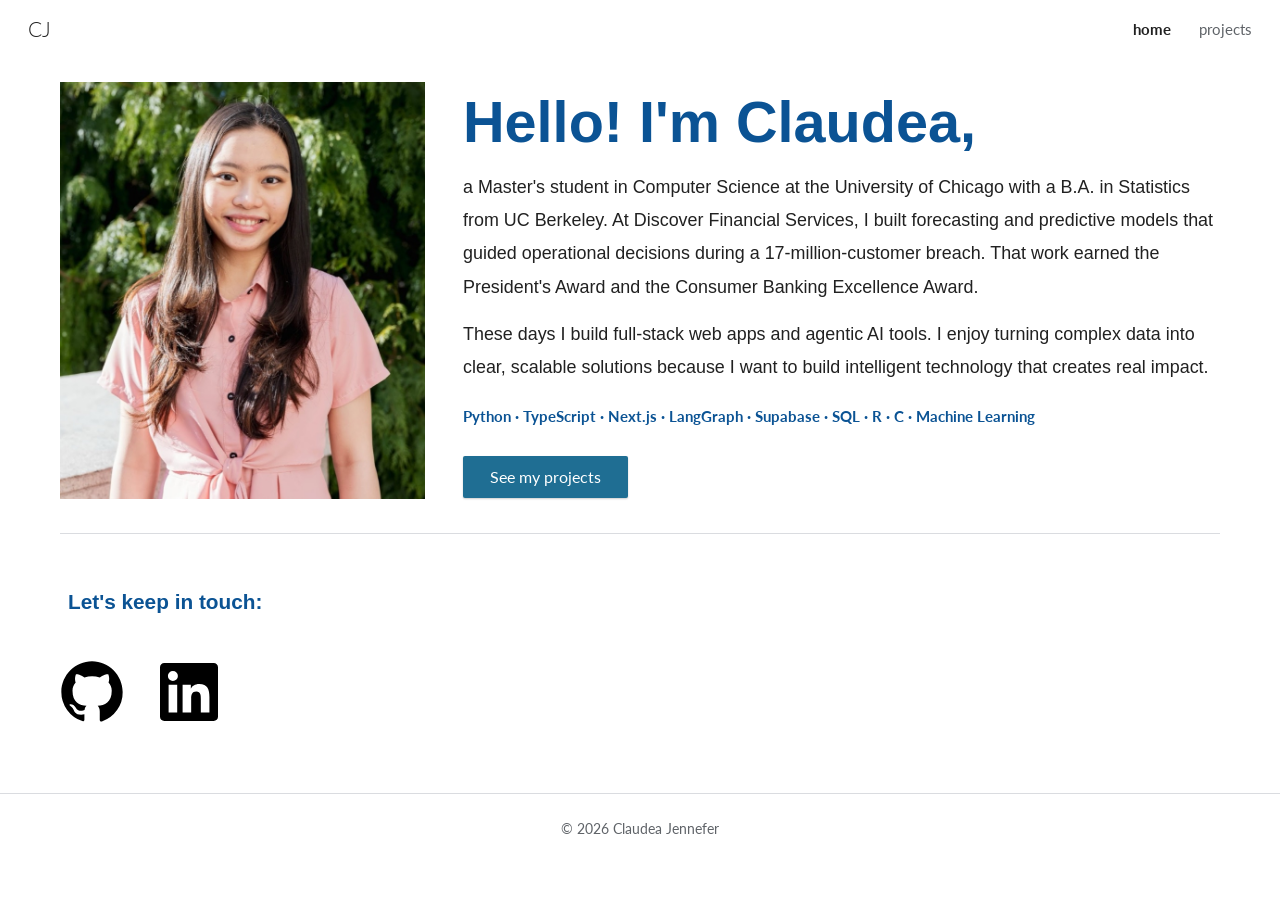
<file: index.html>
<!DOCTYPE html>
<html lang="en">
<head>
  <meta charset="UTF-8" />
  <meta name="viewport" content="width=device-width, initial-scale=1.0" />
  <title>CJ · Claudea Jennefer</title>
  <meta name="description" content="Claudea Jennefer: M.S. Computer Science at UChicago, B.A. Statistics at UC Berkeley. AI apps, agents, and data products." />
  <meta property="og:title" content="Claudea Jennefer" />
  <meta property="og:description" content="M.S. Computer Science @ UChicago · AI apps, agents & data products" />
  <meta property="og:image" content="assets/img/portrait.jpg" />
  <link rel="preconnect" href="https://fonts.googleapis.com" />
  <link rel="preconnect" href="https://fonts.gstatic.com" crossorigin />
  <link href="https://fonts.googleapis.com/css2?family=Lato:wght@300;400;700&display=swap" rel="stylesheet" />
  <link rel="stylesheet" href="assets/css/style.css" />
  <link rel="icon" href="data:image/svg+xml,<svg xmlns='http://www.w3.org/2000/svg' viewBox='0 0 100 100'><rect width='100' height='100' rx='18' fill='%230b5394'/><text x='50' y='66' font-size='46' font-family='Trebuchet MS' font-weight='700' text-anchor='middle' fill='white'>CJ</text></svg>" />
</head>
<body>
  <header class="nav">
    <a href="index.html" class="logo">CJ</a>
    <nav>
      <a href="index.html" class="active">home</a>
      <a href="projects.html">projects</a>
    </nav>
  </header>

  <main>
    <!-- HOME -->
    <section id="home" class="container intro">
      <img class="portrait" src="assets/img/portrait.jpg" alt="Portrait of Claudea" />
      <div class="intro-text">
        <h1>Hello! I'm Claudea,</h1>
        <p>
          a Master's student in Computer Science at the University of Chicago with a B.A. in
          Statistics from UC Berkeley. At Discover Financial Services, I built forecasting
          and predictive models that guided operational decisions during a
          17-million-customer breach. That work earned the President's Award and the
          Consumer Banking Excellence Award.
        </p>
        <p>
          These days I build full-stack web apps and agentic AI tools. I enjoy turning
          complex data into clear, scalable solutions because I want to build intelligent
          technology that creates real impact.
        </p>
        <p class="skills">Python · TypeScript · Next.js · LangGraph · Supabase · SQL · R · C · Machine Learning</p>
        <div class="buttons"><a class="button" href="projects.html">See my projects</a></div>
      </div>
    </section>

    <hr class="container divider" />

    <!-- CONTACT -->
    <section id="contact" class="container contact">
      <h3>Let's keep in touch:</h3>
      <div class="socials">
        <a href="https://github.com/claudea24" target="_blank" rel="noopener" aria-label="GitHub">
          <svg viewBox="0 0 24 24" width="64" height="64" fill="currentColor"><path d="M12 .5C5.73.5.5 5.73.5 12a11.5 11.5 0 0 0 7.86 10.92c.58.1.79-.25.79-.56v-2c-3.2.7-3.87-1.37-3.87-1.37-.53-1.33-1.28-1.69-1.28-1.69-1.05-.71.08-.7.08-.7 1.16.08 1.77 1.19 1.77 1.19 1.03 1.77 2.7 1.26 3.36.96.1-.75.4-1.26.73-1.55-2.56-.29-5.25-1.28-5.25-5.7 0-1.26.45-2.29 1.19-3.1-.12-.29-.52-1.46.11-3.05 0 0 .97-.31 3.17 1.18a11 11 0 0 1 5.77 0c2.2-1.49 3.17-1.18 3.17-1.18.63 1.59.23 2.76.11 3.05.74.81 1.19 1.84 1.19 3.1 0 4.43-2.7 5.4-5.27 5.69.41.36.78 1.06.78 2.14v3.17c0 .31.21.67.8.56A11.5 11.5 0 0 0 23.5 12C23.5 5.73 18.27.5 12 .5z"/></svg>
        </a>
        <a href="https://www.linkedin.com/in/cjennefer/" target="_blank" rel="noopener" aria-label="LinkedIn">
          <svg viewBox="0 0 24 24" width="58" height="58" fill="currentColor"><path d="M20.45 20.45h-3.56v-5.57c0-1.33-.02-3.04-1.85-3.04-1.85 0-2.14 1.45-2.14 2.94v5.67H9.35V9h3.41v1.56h.05c.48-.9 1.64-1.85 3.37-1.85 3.6 0 4.27 2.37 4.27 5.46v6.28zM5.34 7.43a2.06 2.06 0 1 1 0-4.13 2.06 2.06 0 0 1 0 4.13zM7.12 20.45H3.56V9h3.56v11.45zM22.22 0H1.77C.79 0 0 .77 0 1.73v20.54C0 23.23.79 24 1.77 24h20.45c.98 0 1.78-.77 1.78-1.73V1.73C24 .77 23.2 0 22.22 0z"/></svg>
        </a>
      </div>
    </section>
  </main>

  <footer class="footer">© <span id="year"></span> Claudea Jennefer</footer>

  <script src="assets/js/main.js"></script>
</body>
</html>
</file>
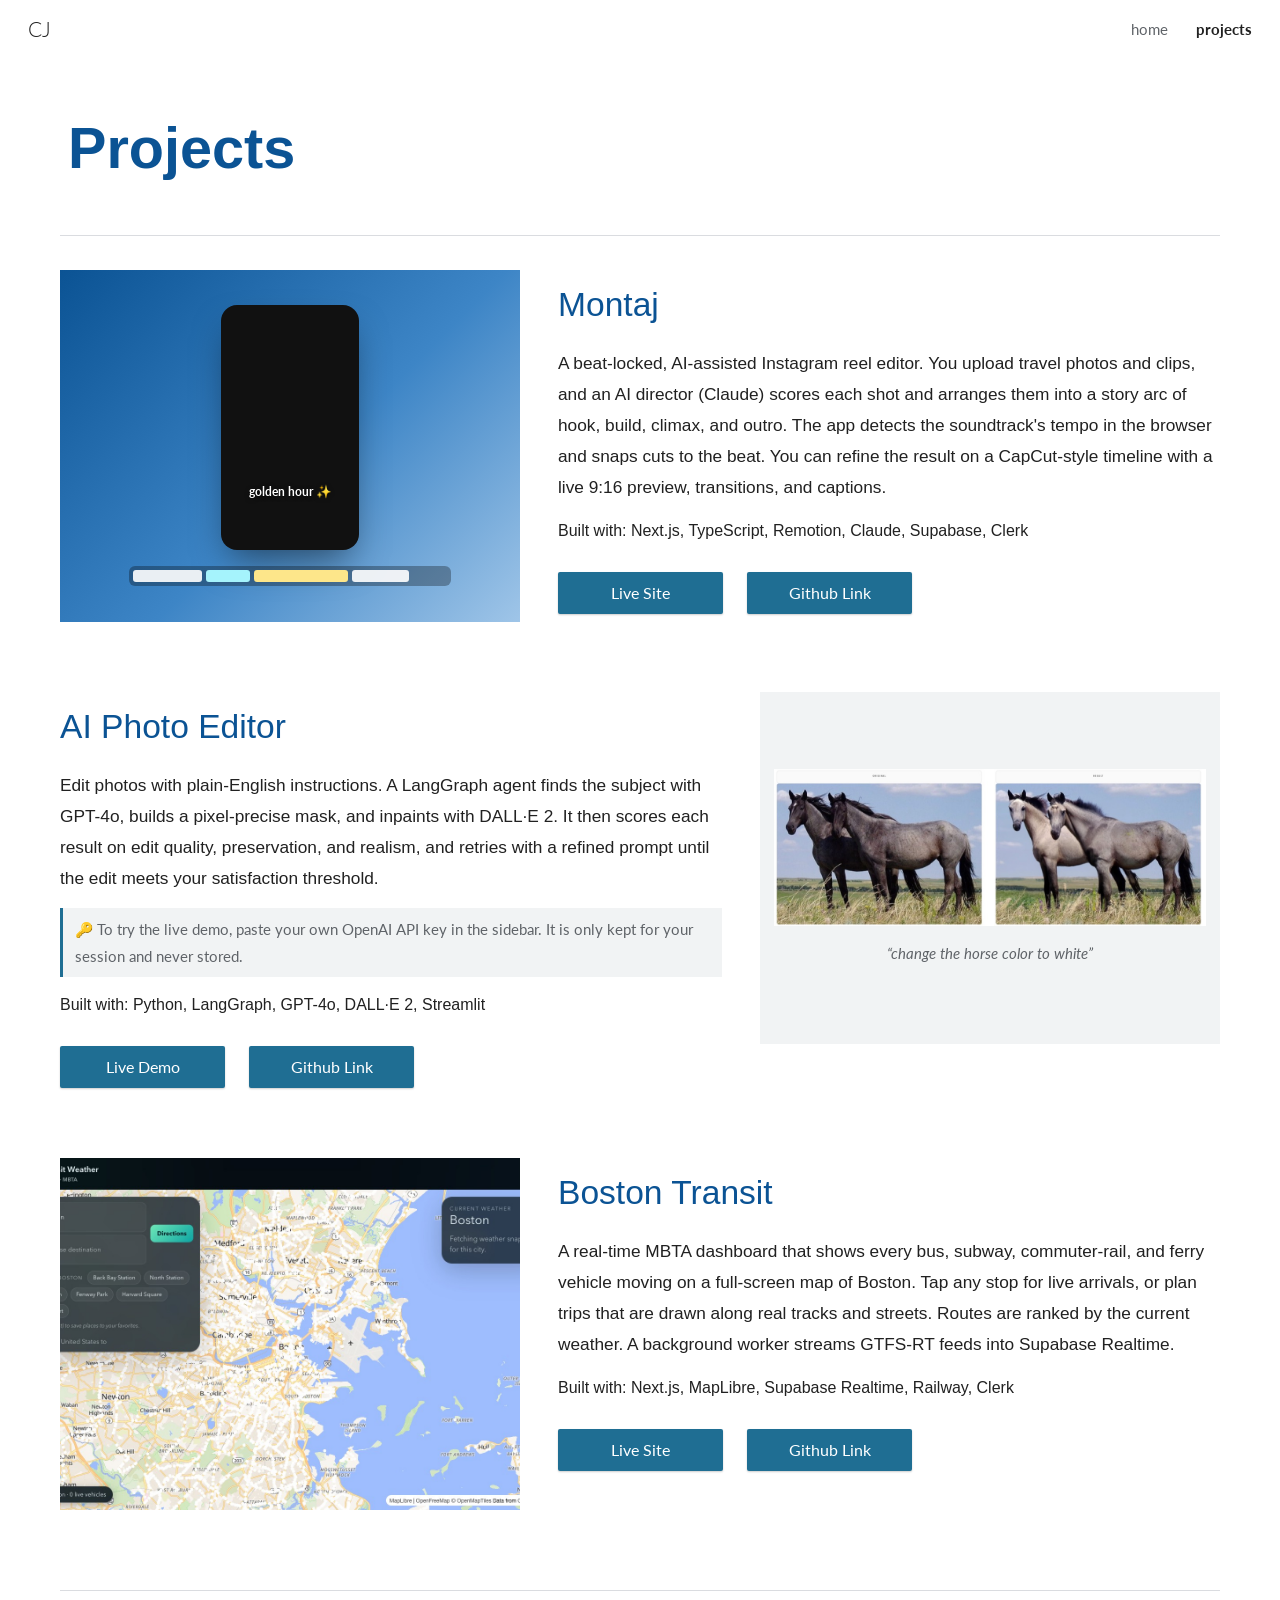
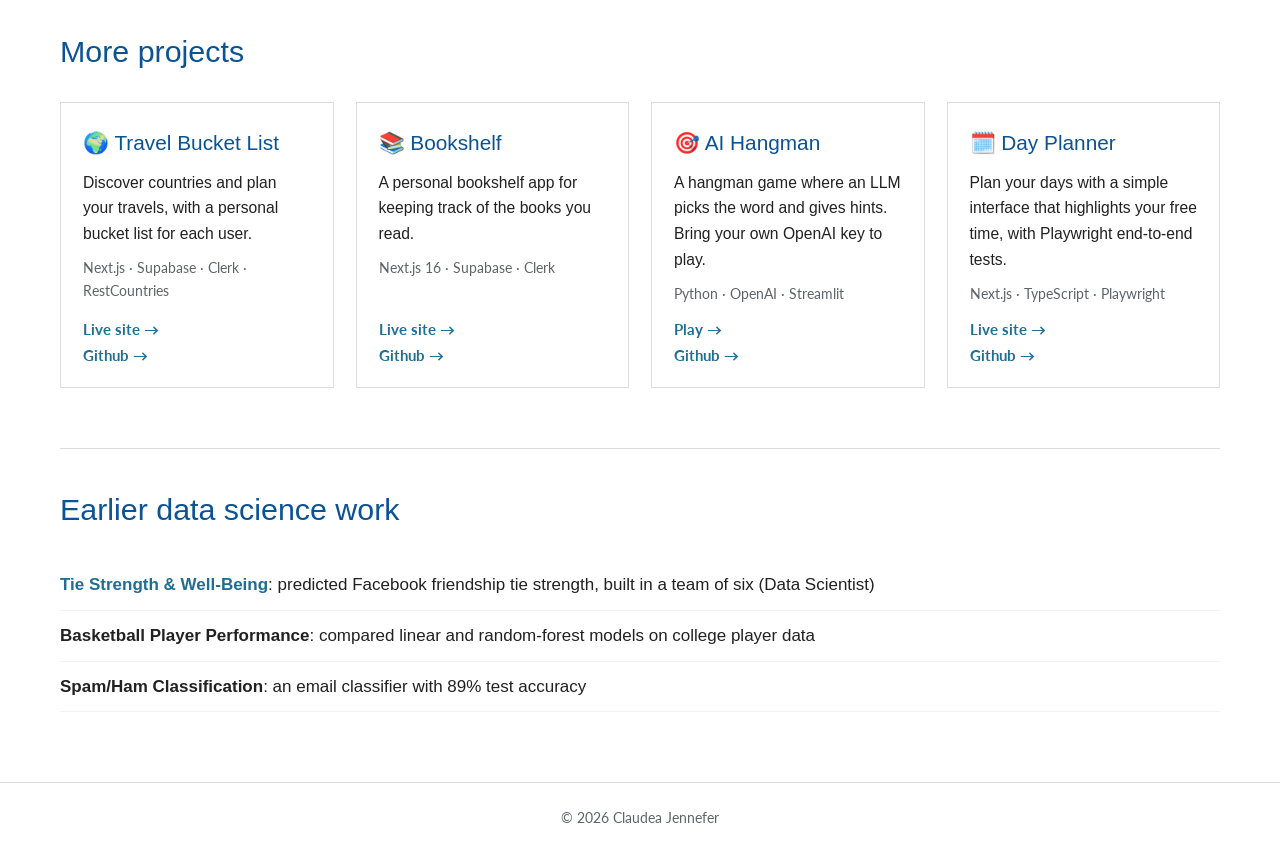
<file: projects.html>
<!DOCTYPE html>
<html lang="en">
<head>
  <meta charset="UTF-8" />
  <meta name="viewport" content="width=device-width, initial-scale=1.0" />
  <title>CJ · Projects</title>
  <meta name="description" content="Claudea Jennefer: M.S. Computer Science at UChicago, B.A. Statistics at UC Berkeley. AI apps, agents, and data products." />
  <meta property="og:title" content="Claudea Jennefer" />
  <meta property="og:description" content="M.S. Computer Science @ UChicago · AI apps, agents & data products" />
  <meta property="og:image" content="assets/img/portrait.jpg" />
  <link rel="preconnect" href="https://fonts.googleapis.com" />
  <link rel="preconnect" href="https://fonts.gstatic.com" crossorigin />
  <link href="https://fonts.googleapis.com/css2?family=Lato:wght@300;400;700&display=swap" rel="stylesheet" />
  <link rel="stylesheet" href="assets/css/style.css" />
  <link rel="icon" href="data:image/svg+xml,<svg xmlns='http://www.w3.org/2000/svg' viewBox='0 0 100 100'><rect width='100' height='100' rx='18' fill='%230b5394'/><text x='50' y='66' font-size='46' font-family='Trebuchet MS' font-weight='700' text-anchor='middle' fill='white'>CJ</text></svg>" />
</head>
<body>
  <header class="nav">
    <a href="index.html" class="logo">CJ</a>
    <nav>
      <a href="index.html">home</a>
      <a href="projects.html" class="active">projects</a>
    </nav>
  </header>

  <main>
    <!-- PROJECTS -->
    <section id="projects" class="container">
      <h2 class="page-title">Projects</h2>
      <hr class="divider" />

      <article class="project">
        <div class="project-media montaj-art" aria-hidden="true">
          <div class="phone">
            <div class="phone-screen">
              <div class="reel r1"></div><div class="reel r2"></div><div class="reel r3"></div>
              <div class="caption">golden hour ✨</div>
            </div>
          </div>
          <div class="timeline">
            <span style="width:22%"></span><span style="width:14%"></span><span style="width:30%"></span><span style="width:18%"></span>
          </div>
        </div>
        <div class="project-text">
          <h3>Montaj</h3>
          <p>
            A beat-locked, AI-assisted Instagram reel editor. You upload travel photos and clips,
            and an AI director (Claude) scores each shot and arranges them into a story arc of
            hook, build, climax, and outro. The app detects the soundtrack's tempo in the
            browser and snaps cuts to the beat. You can refine the result on a CapCut-style
            timeline with a live 9:16 preview, transitions, and captions.
          </p>
          <p class="meta">Built with: Next.js, TypeScript, Remotion, Claude, Supabase, Clerk</p>
          <div class="buttons">
            <a class="button" href="https://montaj-claudea24.vercel.app" target="_blank" rel="noopener">Live Site</a>
            <a class="button" href="https://github.com/claudea24/montaj" target="_blank" rel="noopener">Github Link</a>
          </div>
        </div>
      </article>

      <article class="project reverse">
        <div class="project-media before-after">
          <img src="assets/img/editor-result.jpg" alt="Original horses next to the edited result where one horse is white" loading="lazy" />
          <p class="prompt">“change the horse color to white”</p>
        </div>
        <div class="project-text">
          <h3>AI Photo Editor</h3>
          <p>
            Edit photos with plain-English instructions. A LangGraph agent finds the subject
            with GPT-4o, builds a pixel-precise mask, and inpaints with DALL·E 2. It then scores
            each result on edit quality, preservation, and realism, and retries with a refined
            prompt until the edit meets your satisfaction threshold.
          </p>
          <p class="note">🔑 To try the live demo, paste your own OpenAI API key in the sidebar. It is only kept for your session and never stored.</p>
          <p class="meta">Built with: Python, LangGraph, GPT-4o, DALL·E 2, Streamlit</p>
          <div class="buttons">
            <a class="button" href="https://claude24-ai-image-editor.streamlit.app/" target="_blank" rel="noopener">Live Demo</a>
            <a class="button" href="https://github.com/claudea24/ai_image_editor" target="_blank" rel="noopener">Github Link</a>
          </div>
        </div>
      </article>

      <article class="project">
        <a class="project-media" href="https://boston-transit.vercel.app" target="_blank" rel="noopener">
          <img src="assets/img/boston-transit.jpg" alt="Boston Transit live map dashboard" loading="lazy" />
        </a>
        <div class="project-text">
          <h3>Boston Transit</h3>
          <p>
            A real-time MBTA dashboard that shows every bus, subway, commuter-rail, and ferry
            vehicle moving on a full-screen map of Boston. Tap any stop for live arrivals, or
            plan trips that are drawn along real tracks and streets. Routes are ranked by the
            current weather. A background worker streams GTFS-RT feeds into Supabase Realtime.
          </p>
          <p class="meta">Built with: Next.js, MapLibre, Supabase Realtime, Railway, Clerk</p>
          <div class="buttons">
            <a class="button" href="https://boston-transit.vercel.app" target="_blank" rel="noopener">Live Site</a>
            <a class="button" href="https://github.com/claudea24/boston_transit" target="_blank" rel="noopener">Github Link</a>
          </div>
        </div>
      </article>

      <h3 class="sub-title">More projects</h3>
      <div class="card-grid">
        <div class="card">
          <h4>🌍 Travel Bucket List</h4>
          <p>Discover countries and plan your travels, with a personal bucket list for each user.</p>
          <p class="meta">Next.js · Supabase · Clerk · RestCountries</p>
          <a class="text-link" href="https://travelbucketlist-tan.vercel.app" target="_blank" rel="noopener">Live site →</a>
          <a class="text-link" href="https://github.com/claudea24/travel-bucketlist" target="_blank" rel="noopener">Github →</a>
        </div>
        <div class="card">
          <h4>📚 Bookshelf</h4>
          <p>A personal bookshelf app for keeping track of the books you read.</p>
          <p class="meta">Next.js 16 · Supabase · Clerk</p>
          <a class="text-link" href="https://bookshelf-pi-lime.vercel.app" target="_blank" rel="noopener">Live site →</a>
          <a class="text-link" href="https://github.com/claudea24/bookshelf" target="_blank" rel="noopener">Github →</a>
        </div>
        <div class="card">
          <h4>🎯 AI Hangman</h4>
          <p>A hangman game where an LLM picks the word and gives hints. Bring your own OpenAI key to play.</p>
          <p class="meta">Python · OpenAI · Streamlit</p>
          <a class="text-link" href="https://claudea24-ai-hangman.streamlit.app/" target="_blank" rel="noopener">Play →</a>
          <a class="text-link" href="https://github.com/claudea24/ai_hangman" target="_blank" rel="noopener">Github →</a>
        </div>
        <div class="card">
          <h4>🗓️ Day Planner</h4>
          <p>Plan your days with a simple interface that highlights your free time, with Playwright end-to-end tests.</p>
          <p class="meta">Next.js · TypeScript · Playwright</p>
          <a class="text-link" href="https://day-planner-claudea.vercel.app" target="_blank" rel="noopener">Live site →</a>
          <a class="text-link" href="https://github.com/claudea24/day-planner" target="_blank" rel="noopener">Github →</a>
        </div>
      </div>

      <h3 class="sub-title">Earlier data science work</h3>
      <ul class="earlier">
        <li><a href="https://asrobang1.github.io/team2-ethi-mental-state/" target="_blank" rel="noopener">Tie Strength &amp; Well-Being</a>: predicted Facebook friendship tie strength, built in a team of six (Data Scientist)</li>
        <li><strong>Basketball Player Performance</strong>: compared linear and random-forest models on college player data</li>
        <li><strong>Spam/Ham Classification</strong>: an email classifier with 89% test accuracy</li>
      </ul>
    </section>
  </main>

  <footer class="footer">© <span id="year"></span> Claudea Jennefer</footer>

  <script src="assets/js/main.js"></script>
</body>
</html>
</file>
<file: assets/css/style.css>
/* Inspired by the original Google Sites look: clean white page,
   blue Trebuchet headings, Lato body, thin gray dividers, solid blue buttons. */
:root {
  --blue: #0b5394;
  --blue-btn: #1f6e93;
  --blue-btn-hover: #185a79;
  --text: #212121;
  --muted: #5f6368;
  --line: #dadce0;
  --heading: "Trebuchet MS", "Lucida Grande", Tahoma, sans-serif;
  --body: "Lato", "Helvetica Neue", Arial, sans-serif;
}

* { box-sizing: border-box; margin: 0; padding: 0; }
html { scroll-behavior: smooth; scroll-padding-top: 70px; }
body { font-family: var(--body); color: var(--text); background: #fff; line-height: 1.75; font-size: 17px; -webkit-font-smoothing: antialiased; }
a { color: inherit; text-decoration: none; }
img { max-width: 100%; display: block; }
.container { width: min(1160px, 100% - 64px); margin-inline: auto; }

/* NAV */
.nav {
  position: sticky; top: 0; z-index: 50; height: 58px;
  display: flex; align-items: center; justify-content: space-between;
  padding: 0 28px; background: rgba(255,255,255,.96);
  transition: box-shadow .2s;
}
.nav.scrolled { box-shadow: 0 1px 6px rgba(0,0,0,.12); }
.logo { font-family: var(--body); font-weight: 300; font-size: 1.3rem; letter-spacing: .02em; }
.nav nav { display: flex; gap: 28px; font-size: .95rem; }
.nav nav a { color: var(--muted); padding: 4px 0; transition: color .2s; }
.nav nav a:hover { color: var(--text); }
.nav nav a.active { color: var(--text); font-weight: 700; }

/* INTRO */
.intro { display: grid; grid-template-columns: 365px 1fr; gap: 38px; padding: 24px 0 34px; align-items: start; }
.portrait { width: 100%; aspect-ratio: 365 / 417; object-fit: cover; }
.intro h1 { font-family: var(--heading); color: var(--blue); font-size: clamp(2.4rem, 5vw, 3.6rem); line-height: 1.2; margin: 6px 0 14px; }
.intro p { font-family: var(--heading); font-size: 1.12rem; line-height: 1.85; margin-bottom: 14px; }
.intro .skills { font-family: var(--body); font-size: .95rem; color: var(--blue); font-weight: 700; margin-top: 18px; }

.divider { border: 0; border-top: 1px solid var(--line); margin-block: 0; }
section.container > .divider { width: 100%; }

/* PROJECTS */
#projects { padding: 40px 0 20px; }
.page-title { font-family: var(--heading); color: var(--blue); font-size: clamp(2.4rem, 5vw, 3.6rem); margin: 0 8px 36px; }
#projects > .divider { margin-bottom: 34px; }

.project { display: grid; grid-template-columns: 460px 1fr; gap: 38px; align-items: start; padding: 0 0 70px; }
.project.reverse { grid-template-columns: 1fr 460px; }
.project.reverse .project-media { order: 2; }
.project-media { display: block; overflow: hidden; background: #f1f3f4; }
.project-media > img { width: 100%; aspect-ratio: 460 / 352; object-fit: cover; transition: transform .4s; }
a.project-media:hover > img { transform: scale(1.03); }
.project-text h3 { font-family: var(--heading); color: var(--blue); font-weight: 400; font-size: 2.1rem; line-height: 1.25; margin: 14px 0 22px; }
.project-text p { font-family: var(--heading); font-size: 1.08rem; line-height: 1.8; margin-bottom: 14px; }
.project-text .meta { font-size: 1rem; }

.buttons { display: flex; flex-wrap: wrap; gap: 24px; margin-top: 26px; }
.button {
  display: inline-block; min-width: 165px; text-align: center;
  background: var(--blue-btn); color: #fff; font-family: var(--body); font-weight: 400; font-size: 1rem;
  padding: 7px 26px; border-radius: 2px; box-shadow: 0 1px 2px rgba(0,0,0,.2);
  transition: background .2s, box-shadow .2s;
}
.button:hover { background: var(--blue-btn-hover); box-shadow: 0 2px 6px rgba(0,0,0,.25); }

/* Montaj illustration */
.montaj-art {
  aspect-ratio: 460 / 352; display: flex; flex-direction: column; align-items: center; justify-content: center; gap: 16px;
  background: linear-gradient(135deg, #0b5394 0%, #3d85c6 55%, #9fc5e8 100%);
}
.phone { width: 30%; aspect-ratio: 9 / 16; background: #111; border-radius: 16px; padding: 5px; box-shadow: 0 18px 36px -10px rgba(0,0,0,.5); }
.phone-screen { width: 100%; height: 100%; border-radius: 11px; overflow: hidden; position: relative; }
.reel { position: absolute; inset: 0; animation: reel 6s infinite; opacity: 0; }
.r1 { background: linear-gradient(160deg, #fcd34d, #f97316 60%, #7c2d12); animation-delay: 0s; }
.r2 { background: linear-gradient(160deg, #67e8f9, #0ea5e9 55%, #1e3a8a); animation-delay: 2s; }
.r3 { background: linear-gradient(160deg, #bbf7d0, #22c55e 55%, #14532d); animation-delay: 4s; }
@keyframes reel { 0% { opacity: 0; transform: scale(1.08); } 8%, 33% { opacity: 1; } 41%, 100% { opacity: 0; transform: scale(1); } }
.caption { position: absolute; bottom: 18%; width: 100%; text-align: center; color: #fff; font-weight: 700; font-size: .78rem; text-shadow: 0 1px 4px rgba(0,0,0,.5); }
.timeline { display: flex; gap: 4px; width: 70%; height: 20px; padding: 4px; background: rgba(0,0,0,.3); border-radius: 6px; }
.timeline span { background: rgba(255,255,255,.9); border-radius: 3px; }
.timeline span:nth-child(2) { background: #a5f3fc; }
.timeline span:nth-child(3) { background: #fde68a; }

/* Before / after */
.before-after { aspect-ratio: 460 / 352; display: flex; flex-direction: column; justify-content: center; gap: 14px; padding: 14px; }
.project-media.before-after > img { width: 100%; aspect-ratio: auto; object-fit: contain; }
.prompt { text-align: center; font-style: italic; color: var(--muted); font-size: .95rem; }

/* More projects */
.sub-title { font-family: var(--heading); color: var(--blue); font-weight: 400; font-size: 1.9rem; margin: 10px 0 24px; padding-top: 34px; border-top: 1px solid var(--line); }
.card-grid { display: grid; grid-template-columns: repeat(auto-fill, minmax(250px, 1fr)); gap: 22px; margin-bottom: 60px; }
.card { border: 1px solid var(--line); padding: 22px 22px 18px; display: flex; flex-direction: column; transition: box-shadow .2s, transform .2s; }
.card:hover { box-shadow: 0 4px 14px rgba(0,0,0,.1); transform: translateY(-3px); }
.card h4 { font-family: var(--heading); color: var(--blue); font-weight: 400; font-size: 1.3rem; margin-bottom: 8px; }
.card p { font-family: var(--heading); font-size: .98rem; line-height: 1.65; }
.card .meta { color: var(--muted); font-family: var(--body); font-size: .85rem; margin: 10px 0 12px; flex: 1; }
.text-link { color: var(--blue-btn); font-weight: 700; font-size: .92rem; margin-right: 18px; display: inline-block; }
.text-link:hover { text-decoration: underline; }

.earlier { list-style: none; margin-bottom: 50px; font-family: var(--heading); }
.earlier li { padding: 10px 0; border-bottom: 1px solid #f1f3f4; }
.earlier a { color: var(--blue-btn); font-weight: 700; }
.earlier a:hover { text-decoration: underline; }

/* CONTACT */
.contact { padding: 50px 0 60px; }
.contact h3 { font-family: var(--heading); color: var(--blue); font-size: 1.3rem; margin: 0 8px 40px; }
.socials { display: flex; align-items: center; gap: 36px; }
.socials a { color: #000; transition: color .2s, transform .2s; }
.socials a:hover { color: var(--blue); transform: translateY(-2px); }

.footer { text-align: center; color: var(--muted); font-size: .85rem; padding: 24px; border-top: 1px solid var(--line); }

/* Gentle fade-in */
.reveal { opacity: 0; transform: translateY(18px); transition: opacity .6s ease, transform .6s ease; }
.reveal.visible { opacity: 1; transform: none; }
@media (prefers-reduced-motion: reduce) {
  .reveal { opacity: 1; transform: none; }
  .reel { animation: none; } .r1 { opacity: 1; }
}

/* RESPONSIVE */
@media (max-width: 900px) {
  .intro, .project, .project.reverse { grid-template-columns: 1fr; }
  .project.reverse .project-media { order: 0; }
  .portrait { max-width: 340px; }
  .project { padding-bottom: 56px; }
}
@media (max-width: 520px) {
  .container { width: calc(100% - 36px); }
  .nav { padding: 0 18px; }
  .nav nav { gap: 18px; }
  .buttons { gap: 12px; }
  .button { min-width: 0; flex: 1; }
}

.project-text .note { font-family: var(--body); font-size: .92rem; color: var(--muted); background: #f1f3f4; border-left: 3px solid var(--blue-btn); padding: 8px 12px; }
</file>
